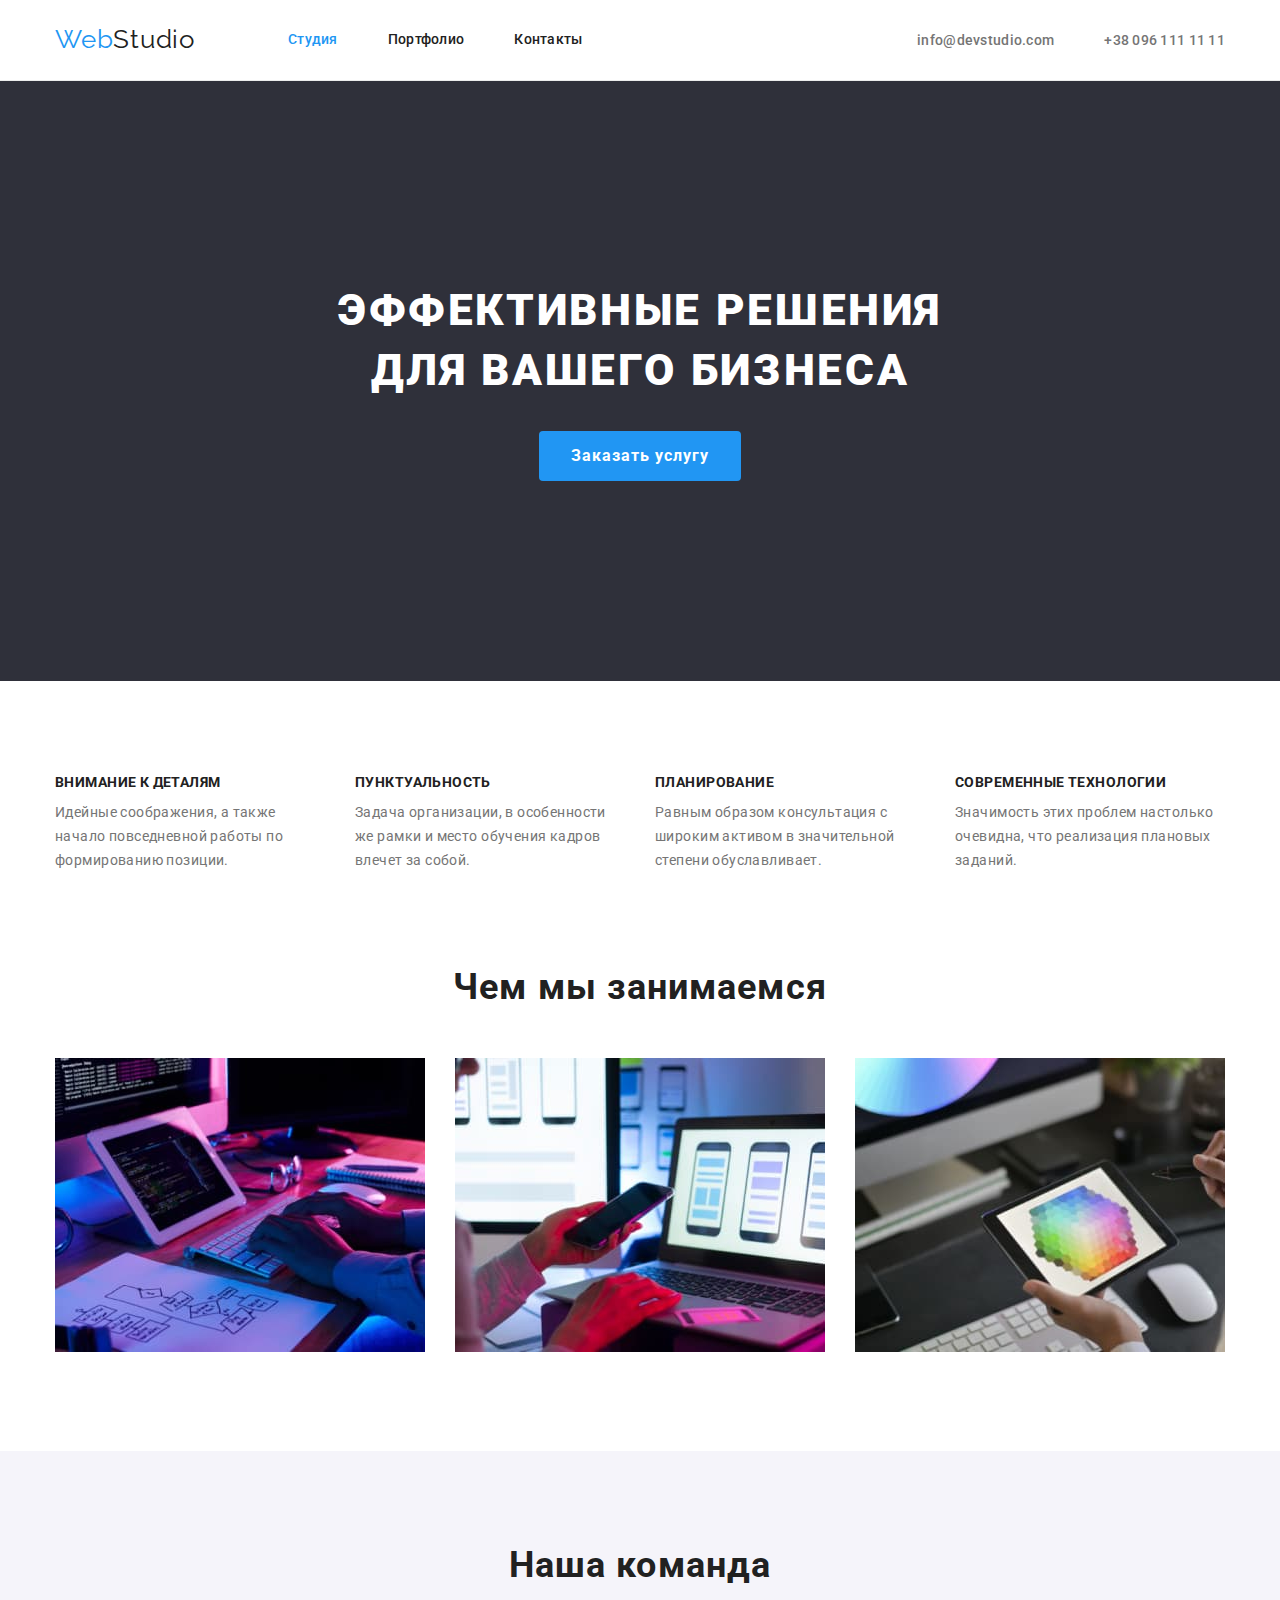
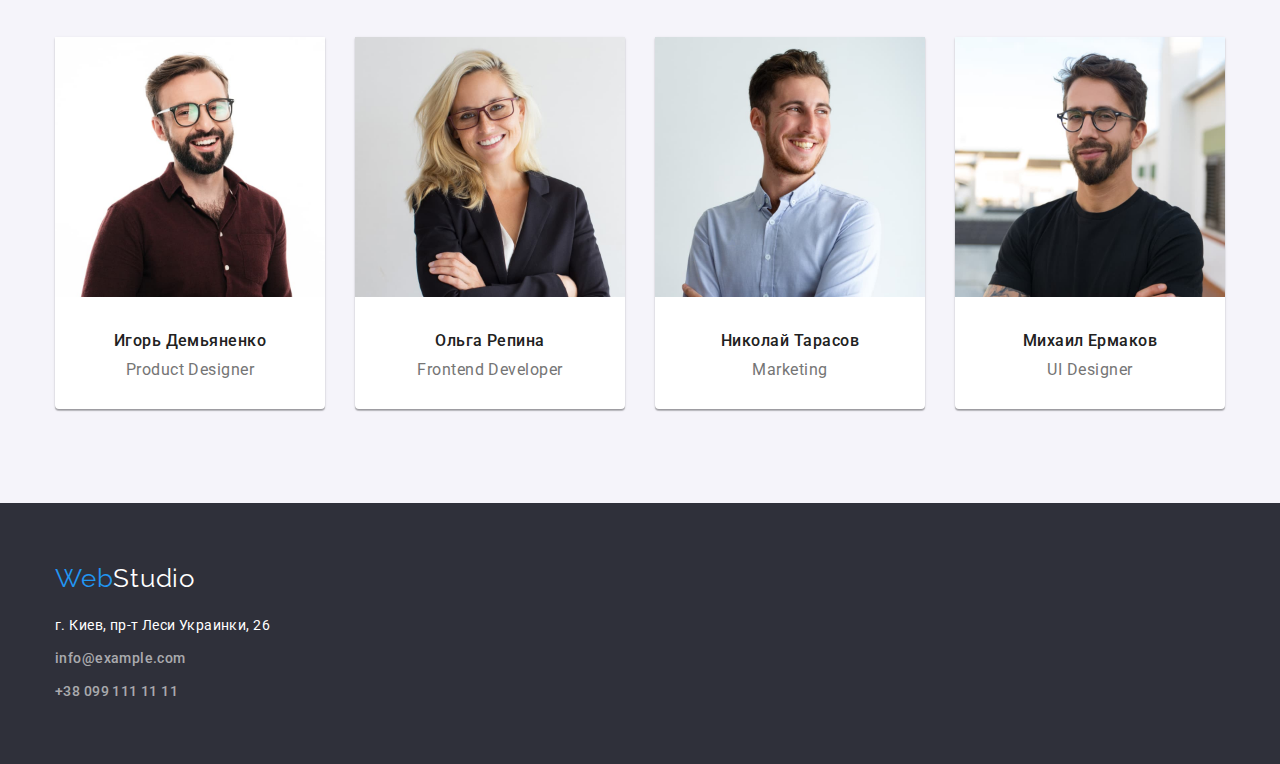
<file: index.html>
<!DOCTYPE html>
<html lang="ru">
<head>
    <meta charset="UTF-8">
    <meta http-equiv="X-UA-Compatible" content="IE=edge">
    <meta name="viewport" content="width=device-width, initial-scale=1.0">
    <title>Студия</title>
    <link rel="stylesheet" href="https://cdnjs.cloudflare.com/ajax/libs/modern-normalize/1.0.0/modern-normalize.min.css">
    <link href="https://fonts.googleapis.com/css2?family=Raleway:wght@700&family=Roboto:wght@400;500;700;900&display=swap" 
    rel="stylesheet">
    <link rel="stylesheet" href="./css/styles.css">
</head>

<body>
    <header class="head">
        <div class="container">
            <div class="head-nav">
                <a class="logo link" lang="en" href="./index.html">Web<span class="logo-studio">Studio</span></a>
                <nav class="nav">
                    <ul class="nav-link">
                        <li class="item">
                            <a class="nav link current-page" href="./index.html">Студия</a>
                        </li>
                        <li class="item">
                            <a class="nav link" href="./portfolio.html">Портфолио</a>
                        </li>
                        <li class="item">
                            <a class="nav link" href="#contacts">Контакты</a>
                        </li>
                    </ul>
                </nav>
                <ul class="nav-contact">
                    <li class="item">
                        <a class="contact link" href="mailto:info@devstudio.com">info@devstudio.com</a>
                    </li>
                    <li class="item">
                        <a class="contact link" href="tel:+380961111111">+38 096 111 11 11</a>
                    </li>
                </ul>
            </div>
        </div>
    </header>

    <main class="main">        
        <section class="hero section">
            <div class="container">
                <h1 class="text-hero">Эффективные решения для вашего бизнеса</h1>
                <button class="button" type="button">Заказать услугу</button>
            </div>              
        </section>
        <section class="advantages section">
            <h2 class="visually-hidden">Наши преимущества</h2>
            <div class="container">               
                <ul class="list">
                    <li class="item">
                        <h3 class="secondary-header">Внимание к деталям</h3>
                        <p class="description">Идейные соображения, а также начало повседневной работы по формированию позиции.</p>
                    </li>
                    <li class="item">
                        <h3 class="secondary-header">Пунктуальность</h3>
                        <p class="description">Задача организации, в особенности же рамки и место обучения кадров влечет за собой.
                        </p>
                    </li>
                    <li class="item">
                        <h3 class="secondary-header">Планирование</h3>
                        <p class="description">Равным образом консультация с широким активом в значительной степени обуславливает.
                        </p>
                    </li>
                    <li class="item">
                        <h3 class="secondary-header">Современные технологии</h3>
                        <p class="description">Значимость этих проблем настолько очевидна, что реализация плановых заданий.</p>
                    </li>
                </ul>
            </div>
        </section>
        <section class="what-we-do section">
            <div class="container">
                <h2 class="section-header">Чем мы занимаемся</h2>
                <ul class="images">
                    <li class="img">
                        <img src="./images/whatwedo/img-comp.jpg" alt="Работа с компьютером" width="370" height="294">
                    </li>
                    <li class="img">
                        <img src="./images/whatwedo/img-phone.jpg" alt="Работа с телефоном" width="370" height="294">
                    </li>
                    <li class="img">
                        <img src="./images/whatwedo/img-tablet.jpg" alt="Работа с планшетом" width="370" height="294">
                    </li>
                </ul>
            </div>

        </section>
        <section class="team section">
            <div class="container">
                <h2 class="section-header">Наша команда</h2>
                <ul class="team-list">
                    <li class="teammate">
                        <img src="./images/team/igor-demianenko.jpg" alt="Игорь Демьяненко" width="270" height="260">
                        <h3 class="name">Игорь Демьяненко</h3>
                        <p class="profession" lang="en">Product Designer</p>
                    </li>
                    <li class="teammate">
                        <img src="./images/team/olga-repina.jpg" alt="Ольга Репина" width="270" height="260">
                        <h3 class="name">Ольга Репина</h3>
                        <p class="profession" lang="en">Frontend Developer</p>
                    </li>
                    <li class="teammate">
                        <img src="./images/team/nikolay-tarasov.jpg" alt="Николай Тарасов" width="270" height="260">
                        <h3 class="name">Николай Тарасов</h3>
                        <p class="profession" lang="en">Marketing</p>
                    </li>
                    <li class="teammate">
                        <img src="./images/team/mikhail-ermakov.jpg" alt="Михаил Ермаков" width="270" height="260">
                        <h3 class="name">Михаил Ермаков</h3>
                        <p class="profession" lang="en">UI Designer</p>
                    </li>
                </ul>
            </div>

        </section>      
    </main>

    <footer class="footer">
        <div class="container">
            <a class="logo link" lang="en" href="./index.html">Web<span class="logo-studio">Studio</span></a>
            <address class="footer-adress" id="contacts">
                <ul>
                    <li>
                        <a class="adress link" href="https://goo.gl/maps/GVKszzcCuVBAkBWa6" target="_blank"
                            rel="noopener noreferrer">г. Киев, пр-т Леси Украинки, 26</a>
                    </li>
                    <li>
                        <a class="contact link" href="mailto:info@example.com">info@example.com</a>
                    </li>
                    <li>
                        <a class="contact link" href="tel:+380991111111">+38 099 111 11 11</a>
                    </li>
                </ul>
            </address>
         </div>
    </footer>
    
</body>
</html>
</file>
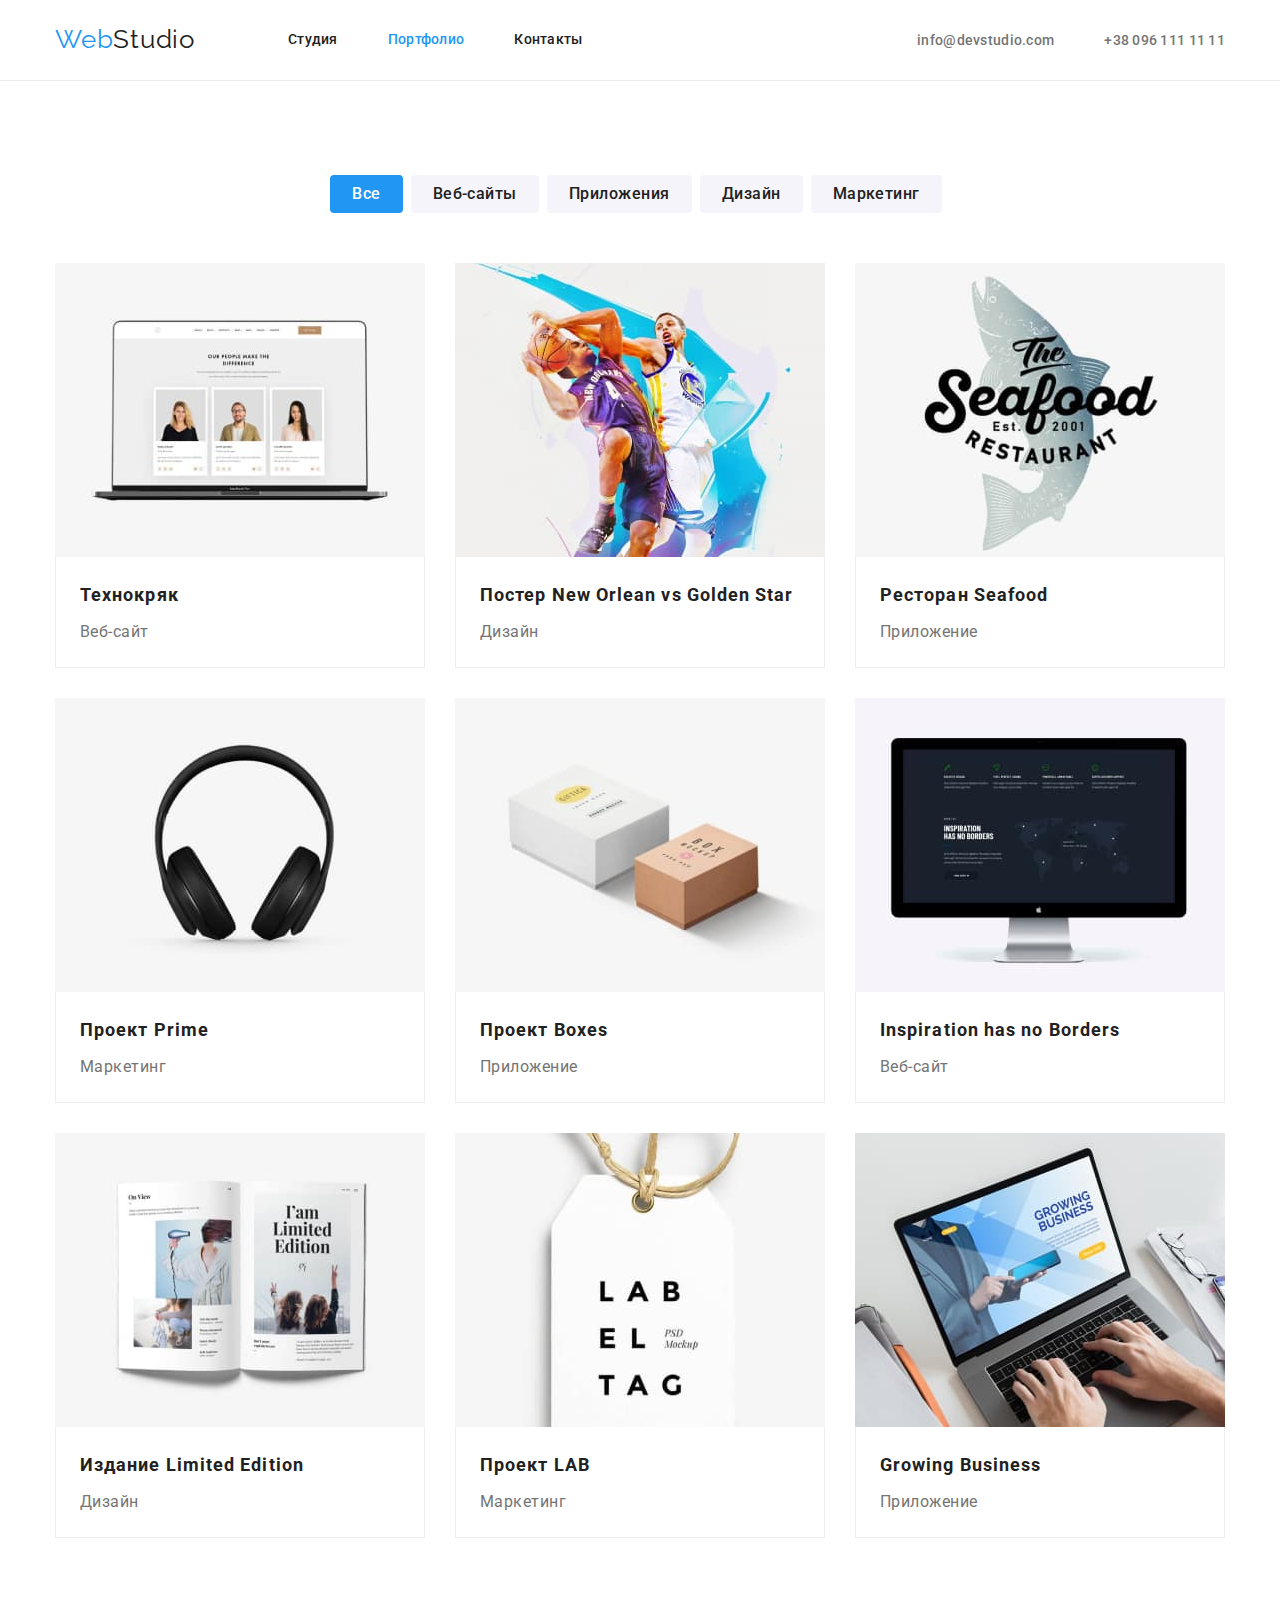
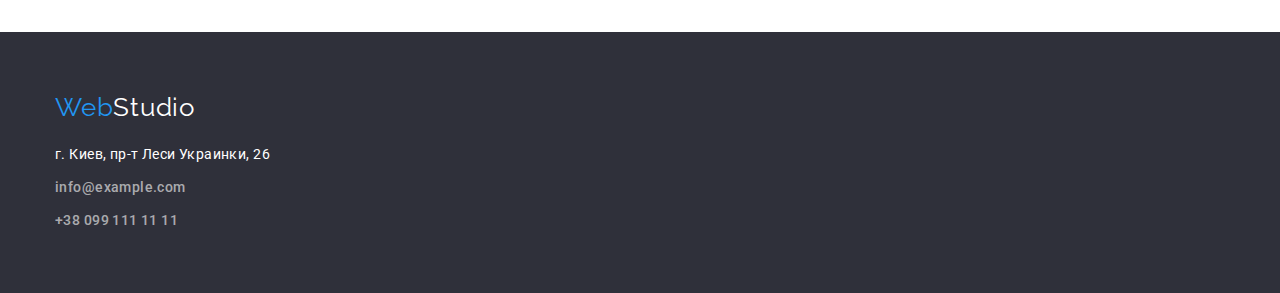
<file: portfolio.html>
<!DOCTYPE html>
<html lang="ru">

<head>
    <meta charset="UTF-8">
    <meta http-equiv="X-UA-Compatible" content="IE=edge">
    <meta name="viewport" content="width=device-width, initial-scale=1.0">
    <title>Студия</title>
    <link rel="stylesheet" href="https://cdnjs.cloudflare.com/ajax/libs/modern-normalize/1.0.0/modern-normalize.min.css">
    <link
        href="https://fonts.googleapis.com/css2?family=Raleway:wght@700&family=Roboto:wght@400;500;700;900&display=swap"
        rel="stylesheet">
    <link rel="stylesheet" href="./css/styles.css">
</head>

<body>
    <header class="head">
        <div class="container">
            <div class="head-nav">
                <a class="logo link" lang="en" href="./index.html">Web<span class="logo-studio">Studio</span></a>
                <nav class="nav">
                    <ul class="nav-link">
                        <li class="item">
                            <a class="nav link" href="./index.html">Студия</a>
                        </li>
                        <li class="item">
                            <a class="nav link current-page" href="./portfolio.html">Портфолио</a>
                        </li>
                        <li class="item">
                            <a class="nav link" href="#contacts">Контакты</a>
                        </li>
                    </ul>
                </nav>
                <ul class="nav-contact">
                    <li class="item">
                        <a class="contact link" href="mailto:info@devstudio.com">info@devstudio.com</a>
                    </li>
                    <li class="item">
                        <a class="contact link" href="tel:+380961111111">+38 096 111 11 11</a>
                    </li>
                </ul>
            </div>
        </div>
    </header>

    <main>
        <section class="section">
            <div class="container">
                <h1 class="visually-hidden">Портфолио</h1>
                <ul class="filter">
                    <li class="item">
                        <button class="filter-button active" type="button">Все</button>
                    </li>
                    <li class="item">
                        <button class="filter-button" type="button">Веб-сайты</button>
                    </li>
                    <li class="item">
                        <button class="filter-button" type="button">Приложения</button>
                    </li>
                    <li class="item">
                        <button class="filter-button" type="button">Дизайн</button>
                    </li>
                    <li class="item">
                        <button class="filter-button" type="button">Маркетинг</button>
                    </li>
                </ul>
                <ul class="work-list">
                    <li class="item">
                        <a class="link" href="">
                            <img src="./images/portfolio/img-techno.jpg" alt="Страница сайта с командой" width="370" height="294">
                            <div class="text-project">
                                <h2 class="project">Технокряк</h2>
                                <p class="project-description">Веб-сайт</p>
                            </div>
                        </a>
                    </li>
                    <li class="item">
                        <a class="link" href="">
                            <img src="./images/portfolio/img-basketball.jpg" alt="Баскетболисты" width="370" height="294">
                            <div class="text-project">
                                <h2 class="project">Постер New Orlean vs Golden Star</h2>
                                <p class="project-description">Дизайн</p>
                            </div>
                        </a>
                    </li>
                    <li class="item">
                        <a class="link" href="">
                            <img src="./images/portfolio/img-seafood.jpg" alt="Логотип ресторана Seafood" width="370" height="294">
                            <div class="text-project">
                                <h2 class="project">Ресторан Seafood</h2>
                                <p class="project-description">Приложение</p>
                            </div>
                        </a>
                    </li>
                    <li class="item">
                        <a class="link" href="">
                            <img src="./images/portfolio/img-headphones.jpg" alt="Наушники" width="370" height="294">
                            <div class="text-project">
                                <h2 class="project">Проект Prime</h2>
                                <p class="project-description">Маркетинг</p>
                            </div>
                        </a>
                    </li>
                    <li class="item">
                        <a class="link" href="">
                            <img src="./images/portfolio/img-boxes.jpg" alt="Коробки" width="370" height="294">
                            <div class="text-project">
                                <h2 class="project">Проект Boxes</h2>
                                <p class="project-description">Приложение</p>
                            </div>
                        </a>
                    </li>
                    <li class="item">
                        <a class="link" href="">
                            <img src="./images/portfolio/img-monitor.jpg" alt="Монитор" width="370" height="294">
                            <div class="text-project">
                                <h2 class="project">Inspiration has no Borders</h2>
                                <p class="project-description">Веб-сайт</p>
                            </div>
                        </a>
                    </li>
                    <li class="item">
                        <a class="link" href="">
                            <img src="./images/portfolio/img-limited.jpg" alt="Журнал" width="370" height="294">
                            <div class="text-project">
                                <h2 class="project">Издание Limited Edition</h2>
                                <p class="project-description">Дизайн</p>
                            </div>
                        </a>
                    </li>
                    <li class="item">
                        <a class="link" href="">
                            <img src="./images/portfolio/img-lab.jpg" alt="Ярлык" width="370" height="294">
                            <div class="text-project">
                                <h2 class="project">Проект LAB</h2>
                                <p class="project-description">Маркетинг</p>
                            </div>
                        </a>
                    </li>
                    <li class="item">
                        <a class="link" href="">
                            <img src="./images/portfolio/img-laptop.jpg" alt="Ноутбук" width="370" height="294">
                            <div class="text-project">
                                <h2 class="project">Growing Business</h2>
                                <p class="project-description">Приложение</p>
                            </div>
                        </a>
                    </li>
                </ul>
            </div>
        </section>
    </main>
    
    <footer class="footer">
        <div class="container">
            <a class="logo link" lang="en" href="./index.html">Web<span class="logo-studio">Studio</span></a>
            <address class="footer-adress" id="contacts">
                <ul>
                    <li>
                        <a class="adress link" href="https://goo.gl/maps/GVKszzcCuVBAkBWa6" target="_blank"
                            rel="noopener noreferrer">г. Киев, пр-т Леси Украинки, 26</a>
                    </li>
                    <li>
                        <a class="contact link" href="mailto:info@example.com">info@example.com</a>
                    </li>
                    <li>
                        <a class="contact link" href="tel:+380991111111">+38 099 111 11 11</a>
                    </li>
                </ul>
            </address>
        </div>
    </footer>

</body>

</html>
</file>
<file: css/styles.css>
/* Основное */


:root {
    --primary-text-color: #757575;
    --secondary-text-color: #212121;
    --white-text-color: #FFFFFF;
    --alternative-text-color: #2196F3;
    --secondary-background-color: #F5F4FA;
    --footer-background-color: #2F303A;
    --primary-backgound-color: #FFFFFF;
    --contact-text-color: rgba(255, 255, 255, 0.6);
    --button-background-color: #188CE8;
}


body {
    color: var(--primary-text-color);
    font-family: "Roboto", sans-serif;
    background-color: var(--primary-backgound-color);
}


li {
    list-style-type: none;
}


h1,
h2,
h3,
ul,
p,
ul {
    margin: 0;
    padding: 0;
}


.container {
    width: 1200px;
    padding: 0 15px;
    margin: auto;
}

.section {
    padding-top: 94px;
    padding-bottom: 94px;
}


/* Хедер */


.head {
    border-bottom: 1px solid #ECECEC;
}


.logo-studio {
    color: var(--secondary-text-color);
}


.head-nav {
    display: flex;
    align-items: center;
    max-height: 80px;
}

.nav-link,
.nav-contact {
    display: flex;
}

.nav-link {
    margin-left: 93px;
}


.nav-contact .item + .item {
    margin-left: 50px;
}

.nav-link .item + .item {
    margin-left: 50px;
}

.nav-contact {
    margin-left: auto;
    padding-top: 32px;
    padding-bottom: 32px;
}

.nav {
    color: var(--secondary-text-color);
    font-weight: 500;
    font-size: 14px;
    line-height: 1.14;
    letter-spacing: 0.02em;
}


.contact {
    color: var(--primary-text-color);
    font-weight: 500;
    font-size: 14px;
    line-height: 1.14;
    letter-spacing: 0.02em;
}


.adress {
    color: var(--white-text-color);
    font-size: 14px;
    line-height: 1.71;    
    letter-spacing: 0.03em;
}



/* Главные секции */

/* Герой */

.hero,
.footer {
    background-color: var(--footer-background-color);
}

.hero {
    padding-top: 200px;
    padding-bottom: 200px;
}

.hero > .container {
    margin-left: auto;
    margin-right: auto;
    align-items: center;
    
}

.text-hero {
    color: var(--white-text-color);
    font-weight: 900;
    font-size: 44px;
    line-height: 1.36;
    text-align: center;
    letter-spacing: 0.06em;
    text-transform: uppercase;
    width: 696px;
    height: 120px;
    margin-bottom: 30px;
    margin-left: auto;
    margin-right: auto;
}


.button {
    font-family: inherit;
    font-weight: 700;
    font-size: 16px;
    line-height: 1.87;
    letter-spacing: 0.06em;
    color: var(--white-text-color);
    background-color: var(--alternative-text-color);
    cursor: pointer;
    display: flex;
    border-radius: 4px;
    padding: 10px 32px;
    border: 0;   
    margin-left: auto;
    margin-right: auto;
}


.button:hover,
.button:focus {
    background-color: var(--button-background-color);
}



/* Наши преимущества */



.section.advantages {
    padding-bottom: 0;
}

.section-header {
    font-weight: 700;
    font-size: 36px;
    line-height: 1.16;
    text-align: center;
    letter-spacing: 0.03em;

    color: var(--secondary-text-color);
}

.visually-hidden {
    position: absolute;
    width: 1px;
    height: 1px;
    margin: -1px;
    border: 0;
    padding: 0;
    white-space: nowrap;
    clip-path: inset(100%);
    clip: rect(0 0 0 0);
    overflow: hidden;
}

.list {
    display: flex;
}

.list > .item {
    width: 270px;
    margin-right: 30px;
}


.list .item:nth-last-child(1) {
    margin-right: 0;
}


.secondary-header {
    font-weight: 700;
    font-size: 14px;
    line-height: 1.14;
    letter-spacing: 0.03em;
    text-transform: uppercase;
    color: var(--secondary-text-color);
    margin-bottom: 10px;
}


.description {
    font-size: 14px;
    line-height: 1.71;
    letter-spacing: 0.03em;
}




/* Чем мы занимаемся */



.images  {
    display: flex;
    margin-top: 50px;
}

.images > .img {
    width: 370px;
    margin-right: 30px;
}

.images .img:nth-last-child(1) {
    margin-right: 0;
}



/* Наша команда */



.team {
    background-color: var(--secondary-background-color);
}


.name {
    font-weight: 500;
    font-size: 16px;
    line-height: 1.19;
    text-align: center;
    letter-spacing: 0.03em;
    color: var(--secondary-text-color);
}


.profession {
    font-size: 16px;
    line-height: 1.19;
    text-align: center;
    letter-spacing: 0.03em;
}

.team-list {
    display: flex;
    margin-top: 50px;
}

.team-list .teammate {
    background-color: var(--white-text-color);
    width: 270px;
    margin-right: 30px;
    padding-bottom: 30px;
    box-shadow: 0px 1px 3px rgba(0, 0, 0, 0.12), 0px 1px 1px rgba(0, 0, 0, 0.14), 0px 2px 1px rgba(0, 0, 0, 0.2);
    border-radius: 0px 0px 4px 4px;
}

.team-list .teammate:nth-last-child(1) {
    margin-right: 0;
}


.name {
    margin-top: 30px;
    margin-bottom: 10px;
}



/* Футер */



.logo {         
    font-family: "Raleway", sans-serif;
    color: var(--alternative-text-color);
    font-size: 26px;
    line-height: 1.2;
    letter-spacing: 0.03em;
}



.footer .contact {
    line-height: 1.71;
    letter-spacing: 0.03em;
    color: var(--contact-text-color);
}


.footer .logo-studio {
    color: var(--white-text-color);
}


.footer {
    padding-top: 60px;
    padding-bottom: 60px;
}


.footer-adress li:not(:first-child) {
    margin-top: 9px;
}


.link {
    text-decoration: none;
    display: inline-block;
}


.footer-adress {
    font-style: normal;
    margin-top: 20px;
}


.link:hover,
link:focus {
    color: var(--alternative-text-color)
}





/* Страничка Портфолио */

/* Фильтр */

.filter {
    display: flex;
    align-items: center;
    margin-left: auto;
    margin-right: auto;
    justify-content: center;
    margin-bottom: 50px;
}


.filter-button {
    font-family: inherit;
    color: var(--secondary-text-color);
    background-color: var(--secondary-background-color);
    font-weight: 500;
    font-size: 16px;
    line-height: 1.62;
    letter-spacing: 0.03em;
    cursor: pointer;
    border-radius: 4px;
    border: 0;
    padding: 6px 22px;
}

.filter .item {
    margin-right: 8px;
}

.filter .img:nth-last-child(1) {
    margin-right: 0;
}


.filter-button:hover,
.filter-button:focus,
.active {
    color: var(--white-text-color);
    background-color: var(--alternative-text-color);
}


/* Работы */

.project {
    font-weight: 700;
    font-size: 18px;
    line-height: 2;
    letter-spacing: 0.06em;
    color: var(--secondary-text-color);
}


.project-description {
    font-size: 16px;
    line-height: 1.88;
    letter-spacing: 0.03em;
    color: var(--primary-text-color);
    margin-top: 4px;
}


.current-page {
    color: var(--alternative-text-color);
}

.work-list {
    display: flex;
    margin-top: 50px;
    flex-wrap: wrap;
}

.work-list .item {
    width: 370px;
    margin-right: 30px;
    margin-bottom: 30px;
}

.text-project {
    padding: 20px 24px;
    border: 1px solid #EEEEEE;
    border-top: none;
}

.link img {
    display: block;
}

.work-list .item:nth-child(3n) {
    margin-right: 0;
}

.work-list .item:nth-last-child(-n+3) {
    margin-bottom: 0;
}

.work-list .link {
    display: block;
}
</file>
